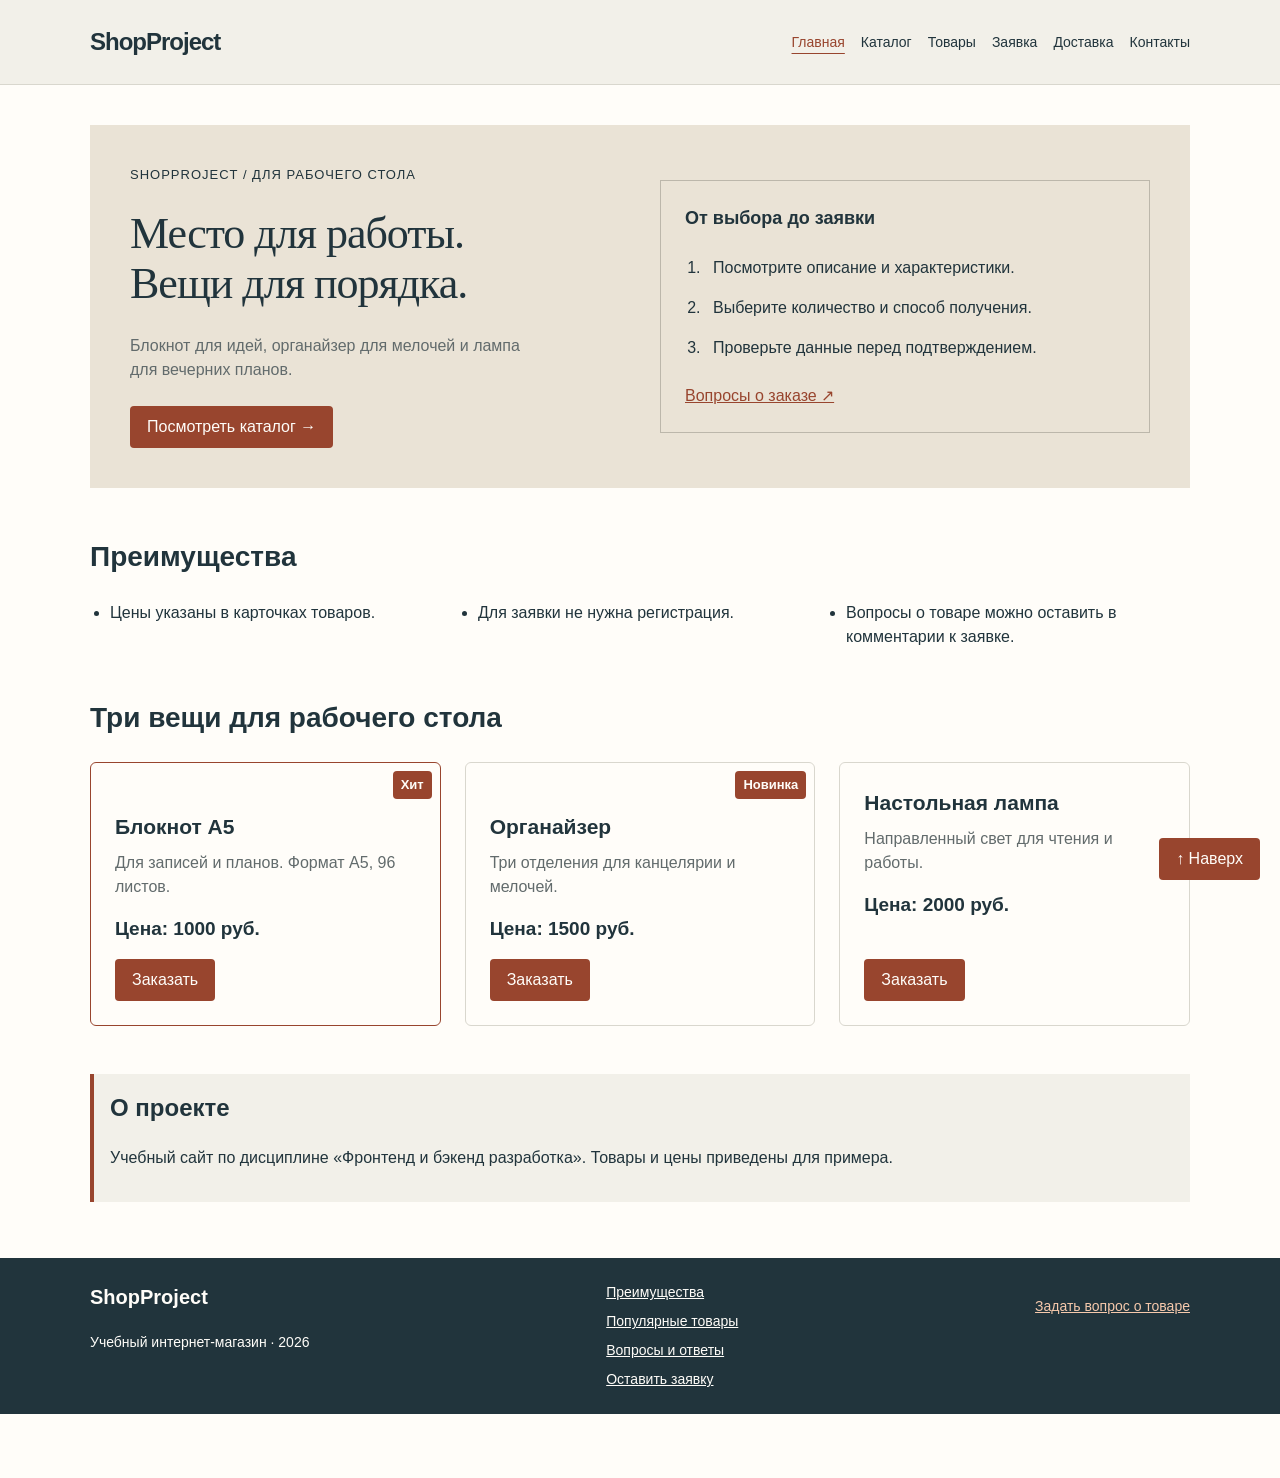
<file: index.html>
<!DOCTYPE html>
<html lang="ru">
<head>
  <meta charset="UTF-8">
  <meta name="viewport" content="width=device-width, initial-scale=1.0">
  <meta name="description" content="Главная страница учебного магазина: популярные товары, преимущества и форма заявки.">
  <title>Главная — Учебный интернет-магазин</title>
  <link rel="stylesheet" href="css/style.css">
  <script src="js/main.js" defer></script>
</head>
<body class="page page--back-to-top" id="top">
  <header class="site-header">
    <div class="site-header__inner">
      <a class="site-header__logo" href="index.html">ShopProject</a>
      <nav class="site-nav" aria-label="Основная навигация">
        <ul class="site-nav__list">
          <li class="site-nav__item"><a class="site-nav__link site-nav__link--active" href="index.html" aria-current="page">Главная</a></li>
          <li class="site-nav__item"><a class="site-nav__link" href="catalog.html">Каталог</a></li>
          <li class="site-nav__item"><a class="site-nav__link" href="product.html">Товары</a></li>
          <li class="site-nav__item"><a class="site-nav__link" href="order.html">Заявка</a></li>
          <li class="site-nav__item"><a class="site-nav__link" href="delivery.html">Доставка</a></li>
          <li class="site-nav__item"><a class="site-nav__link" href="contacts.html">Контакты</a></li>
        </ul>
      </nav>
    </div>
  </header>
  <main class="page__main">
    <section class="hero">
      <div class="hero__content">
        <p class="hero__eyebrow">ShopProject / Для рабочего стола</p>
        <h1 class="hero__title">Место для работы.<br>Вещи для порядка.</h1>
        <p class="hero__description">Блокнот для идей, органайзер для мелочей и лампа для вечерних планов.</p>
        <a class="button button--primary" href="catalog.html">Посмотреть каталог →</a>
      </div>
      <aside class="hero__guide">
        <h2 class="hero__guide-title">От выбора до заявки</h2>
        <ol class="hero__steps">
          <li class="hero__step">Посмотрите описание и характеристики.</li>
          <li class="hero__step">Выберите количество и способ получения.</li>
          <li class="hero__step">Проверьте данные перед подтверждением.</li>
        </ol>
        <a href="delivery.html#faq">Вопросы о заказе ↗</a>
      </aside>
    </section>

    <section class="section" id="advantages">
      <h2 class="section__title">Преимущества</h2>
      <ul class="advantages-list">
        <li>Цены указаны в карточках товаров.</li>
        <li>Для заявки не нужна регистрация.</li>
        <li>Вопросы о товаре можно оставить в комментарии к заявке.</li>
      </ul>
    </section>

    <section class="section" id="popular">
      <h2 class="section__title">Три вещи для рабочего стола</h2>
      <div class="products-grid">
        <article class="product-card product-card--badged product-card--featured" id="product-1">
          <span class="product-card__badge">Хит</span>
          <h3 class="product-card__title">Блокнот А5</h3>
          <p class="product-card__description">Для записей и планов. Формат А5, 96 листов.</p>
          <p class="product-card__price">Цена: 1000 руб.</p>
          <button class="button button--primary product-card__button" type="button" data-product="Блокнот А5">Заказать</button>
        </article>
        <article class="product-card product-card--badged" id="product-2">
          <span class="product-card__badge">Новинка</span>
          <h3 class="product-card__title">Органайзер</h3>
          <p class="product-card__description">Три отделения для канцелярии и мелочей.</p>
          <p class="product-card__price">Цена: 1500 руб.</p>
          <button class="button button--primary product-card__button" type="button" data-product="Органайзер">Заказать</button>
        </article>
        <article class="product-card" id="product-3">
          <h3 class="product-card__title">Настольная лампа</h3>
          <p class="product-card__description">Направленный свет для чтения и работы.</p>
          <p class="product-card__price">Цена: 2000 руб.</p>
          <button class="button button--primary product-card__button" type="button" data-product="Настольная лампа">Заказать</button>
        </article>
      </div>
      <p class="success-message" id="success-message" role="status" hidden>Форма успешно отправлена!</p>
    </section>

    <aside class="aside-info">
      <h2 class="aside-info__title">О проекте</h2>
      <p>Учебный сайт по дисциплине «Фронтенд и бэкенд разработка». Товары и цены приведены для примера.</p>
    </aside>
  </main>
  <footer class="site-footer" id="contacts">
    <div class="site-footer__inner">
      <div>
        <p class="site-footer__name">ShopProject</p>
        <p>Учебный интернет-магазин · 2026</p>
      </div>
      <nav class="footer-nav" aria-label="Разделы сайта">
        <a class="footer-nav__link" href="index.html#advantages">Преимущества</a>
        <a class="footer-nav__link" href="index.html#popular">Популярные товары</a>
        <a class="footer-nav__link" href="delivery.html#faq">Вопросы и ответы</a>
        <a class="footer-nav__link" href="order.html">Оставить заявку</a>
      </nav>
      <p><button class="text-button" type="button" data-product="Консультация">Задать вопрос о товаре</button></p>
    </div>
  </footer>

<dialog class="order-dialog" id="order-dialog" aria-labelledby="order-dialog-title">
  <h2 class="order-dialog__title" id="order-dialog-title">Оформление заявки</h2>
  <p class="order-dialog__product" id="product-caption"></p>
  <p class="order-dialog__note">Учебная форма. Данные не отправляются на сервер.</p>
  <form class="order-form" id="order-form" action="#" method="post" novalidate>
    <input id="selected-product" name="selected-product" type="hidden">

    <div class="order-form__field">
      <label class="order-form__label" for="order-name">Имя</label>
      <input class="order-form__input" id="order-name" name="name" type="text" minlength="2"
             placeholder="Введите ваше имя" autocomplete="given-name" required>
    </div>

    <div class="order-form__field">
      <label class="order-form__label" for="order-email">E-mail</label>
      <input class="order-form__input" id="order-email" name="email" type="email"
             placeholder="example@mail.ru" autocomplete="email" required>
    </div>

    <div class="order-form__field">
      <label class="order-form__label" for="order-phone">Телефон</label>
      <input class="order-form__input" id="order-phone" name="phone" type="tel" inputmode="tel"
             placeholder="+7 (900) 000-00-00" autocomplete="tel"
             pattern="^\+7 \(\d{3}\) \d{3}-\d{2}-\d{2}$"
             aria-describedby="phone-hint" required>
      <small class="order-form__hint" id="phone-hint">Формат: +7 (900) 000-00-00</small>
    </div>

    <div class="order-form__field">
      <label class="order-form__label" for="order-date">Дата связи</label>
      <input class="order-form__input" id="order-date" name="date" type="date">
    </div>

    <div class="order-form__field">
      <label class="order-form__label" for="order-topic">Тема заявки</label>
      <select class="order-form__input" id="order-topic" name="topic" required>
        <option value="">Выберите тему</option>
        <option value="product">Заказ товара</option>
        <option value="consultation">Консультация</option>
        <option value="delivery">Доставка</option>
      </select>
    </div>

    <div class="order-form__field">
      <label class="order-form__label" for="order-comment">Комментарий</label>
      <textarea class="order-form__input order-form__input--textarea" id="order-comment" name="comment" rows="3"
                placeholder="Укажите дополнительную информацию"></textarea>
    </div>

    <div class="order-form__field order-form__field--checkbox">
      <input class="order-form__input order-form__input--checkbox" id="order-agreement" name="agreement" type="checkbox" required>
      <label class="order-form__label order-form__label--checkbox" for="order-agreement">Я согласен на обработку данных</label>
    </div>

    <div class="order-form__actions">
      <button class="button button--secondary" type="button" id="close-order-dialog">Закрыть</button>
      <button class="button button--primary" type="submit">Отправить заявку</button>
    </div>
  </form>
</dialog>
<a href="#top" class="button button--primary back-to-top">↑ Наверх</a>
</body>
</html>
</file>
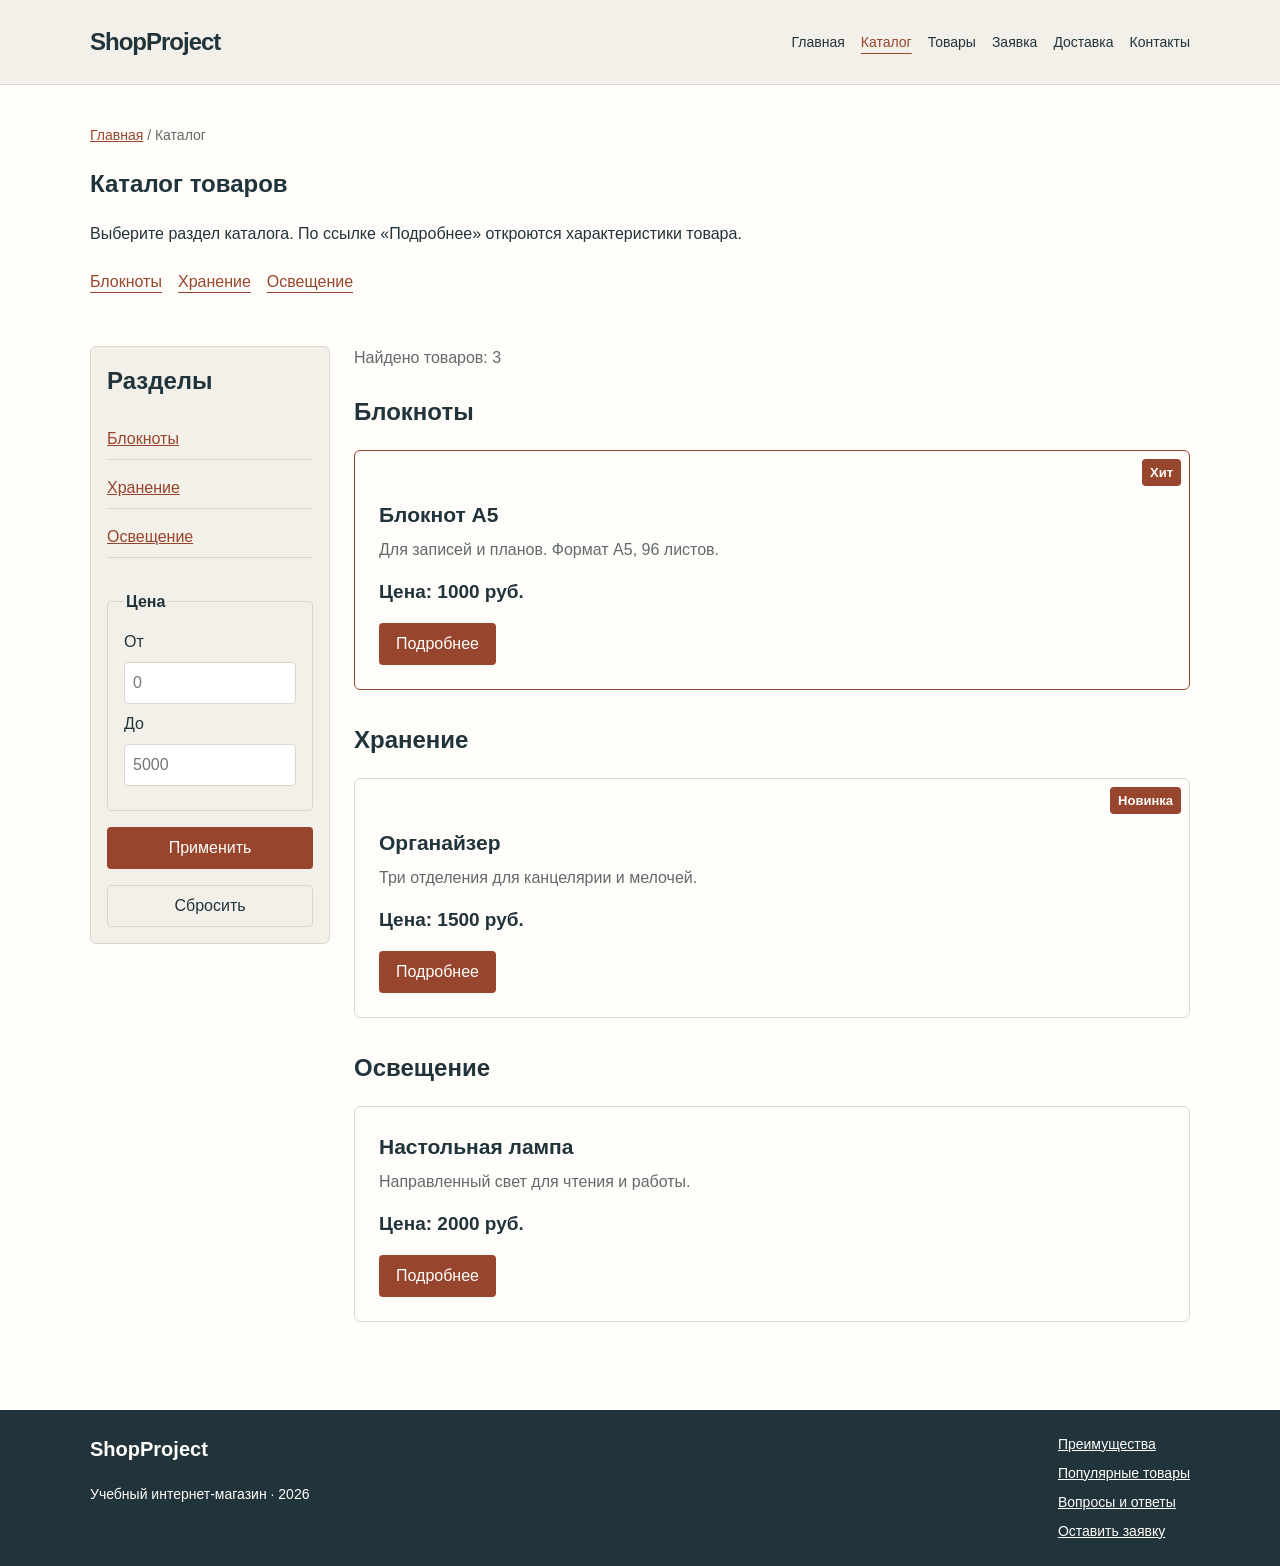
<file: catalog.html>
<!DOCTYPE html>
<html lang="ru">
<head>
  <meta charset="UTF-8">
  <meta name="viewport" content="width=device-width, initial-scale=1.0">
  <meta name="description" content="Каталог учебного магазина: товары, описания и цены.">
  <title>Каталог — Учебный интернет-магазин</title>
  <link rel="stylesheet" href="css/style.css">
  <script src="js/catalog.js" defer></script>
</head>
<body class="page">
  <header class="site-header">
    <div class="site-header__inner">
      <a class="site-header__logo" href="index.html">ShopProject</a>
      <nav class="site-nav" aria-label="Основная навигация">
        <ul class="site-nav__list">
          <li class="site-nav__item"><a class="site-nav__link" href="index.html">Главная</a></li>
          <li class="site-nav__item"><a class="site-nav__link site-nav__link--active" href="catalog.html" aria-current="page">Каталог</a></li>
          <li class="site-nav__item"><a class="site-nav__link" href="product.html">Товары</a></li>
          <li class="site-nav__item"><a class="site-nav__link" href="order.html">Заявка</a></li>
          <li class="site-nav__item"><a class="site-nav__link" href="delivery.html">Доставка</a></li>
          <li class="site-nav__item"><a class="site-nav__link" href="contacts.html">Контакты</a></li>
        </ul>
      </nav>
    </div>
  </header>
  <main class="page__main">
    <nav class="breadcrumbs" aria-label="Хлебные крошки">
      <a class="breadcrumbs__link" href="index.html">Главная</a>
      <span class="breadcrumbs__current" aria-current="page">Каталог</span>
    </nav>
    <section class="section">
      <h1>Каталог товаров</h1>
      <p>Выберите раздел каталога. По ссылке «Подробнее» откроются характеристики товара.</p>

      <nav class="category-nav" aria-label="Разделы каталога">
        <a class="category-nav__link" href="#notebook">Блокноты</a>
        <a class="category-nav__link" href="#organizer">Хранение</a>
        <a class="category-nav__link" href="#lamp">Освещение</a>
      </nav>
    </section>
    <div class="catalog-layout">
      <aside class="catalog-filters">
        <h2 class="catalog-filters__title">Разделы</h2>
        <nav class="catalog-nav" aria-label="Категории товаров">
          <a class="catalog-nav__link" href="#notebook">Блокноты</a>
          <a class="catalog-nav__link" href="#organizer">Хранение</a>
          <a class="catalog-nav__link" href="#lamp">Освещение</a>
        </nav>
        <form class="filters-form" action="catalog.html" method="get">
          <fieldset class="filters-form__group">
            <legend class="filters-form__legend">Цена</legend>
            <label class="filters-form__label" for="price-from">От</label>
            <input class="filters-form__input" id="price-from" name="price-from" type="number" min="0" placeholder="0">
            <label class="filters-form__label" for="price-to">До</label>
            <input class="filters-form__input" id="price-to" name="price-to" type="number" min="0" placeholder="5000">
          </fieldset>
          <button class="button button--primary" type="submit">Применить</button>
          <button class="button button--secondary" type="reset">Сбросить</button>
        </form>
      </aside>
      <div class="catalog-products">
        <p class="catalog-products__result" id="catalog-result" role="status">Найдено товаров: 3</p>
        <section class="catalog-section" id="notebook" data-price="1000">
          <h2 class="catalog-section__title">Блокноты</h2>
          <div class="products-grid">
            <article class="product-card product-card--badged product-card--featured">
              <span class="product-card__badge">Хит</span>
              <h3 class="product-card__title">Блокнот А5</h3>
              <p class="product-card__description">Для записей и планов. Формат А5, 96 листов.</p>
              <p class="product-card__price">Цена: 1000 руб.</p>
              <a class="button button--primary product-card__button" href="product.html#notebook">Подробнее</a>
            </article>
          </div>
        </section>
        <section class="catalog-section" id="organizer" data-price="1500">
          <h2 class="catalog-section__title">Хранение</h2>
          <div class="products-grid">
            <article class="product-card product-card--badged">
              <span class="product-card__badge">Новинка</span>
              <h3 class="product-card__title">Органайзер</h3>
              <p class="product-card__description">Три отделения для канцелярии и мелочей.</p>
              <p class="product-card__price">Цена: 1500 руб.</p>
              <a class="button button--primary product-card__button" href="product.html#organizer">Подробнее</a>
            </article>
          </div>
        </section>
        <section class="catalog-section" id="lamp" data-price="2000">
          <h2 class="catalog-section__title">Освещение</h2>
          <div class="products-grid">
            <article class="product-card">
              <h3 class="product-card__title">Настольная лампа</h3>
              <p class="product-card__description">Направленный свет для чтения и работы.</p>
              <p class="product-card__price">Цена: 2000 руб.</p>
              <a class="button button--primary product-card__button" href="product.html#lamp">Подробнее</a>
            </article>
          </div>
        </section>
        <p class="catalog-products__empty" id="catalog-empty" hidden>По этой цене товаров нет. Измените диапазон или сбросьте фильтр.</p>
      </div>
    </div>
  </main>
  <footer class="site-footer">
    <div class="site-footer__inner">
      <div>
        <p class="site-footer__name">ShopProject</p>
        <p>Учебный интернет-магазин · 2026</p>
      </div>
      <nav class="footer-nav" aria-label="Разделы сайта">
        <a class="footer-nav__link" href="index.html#advantages">Преимущества</a>
        <a class="footer-nav__link" href="index.html#popular">Популярные товары</a>
        <a class="footer-nav__link" href="delivery.html#faq">Вопросы и ответы</a>
        <a class="footer-nav__link" href="order.html">Оставить заявку</a>
      </nav>
    </div>
  </footer>
</body>
</html>
</file>
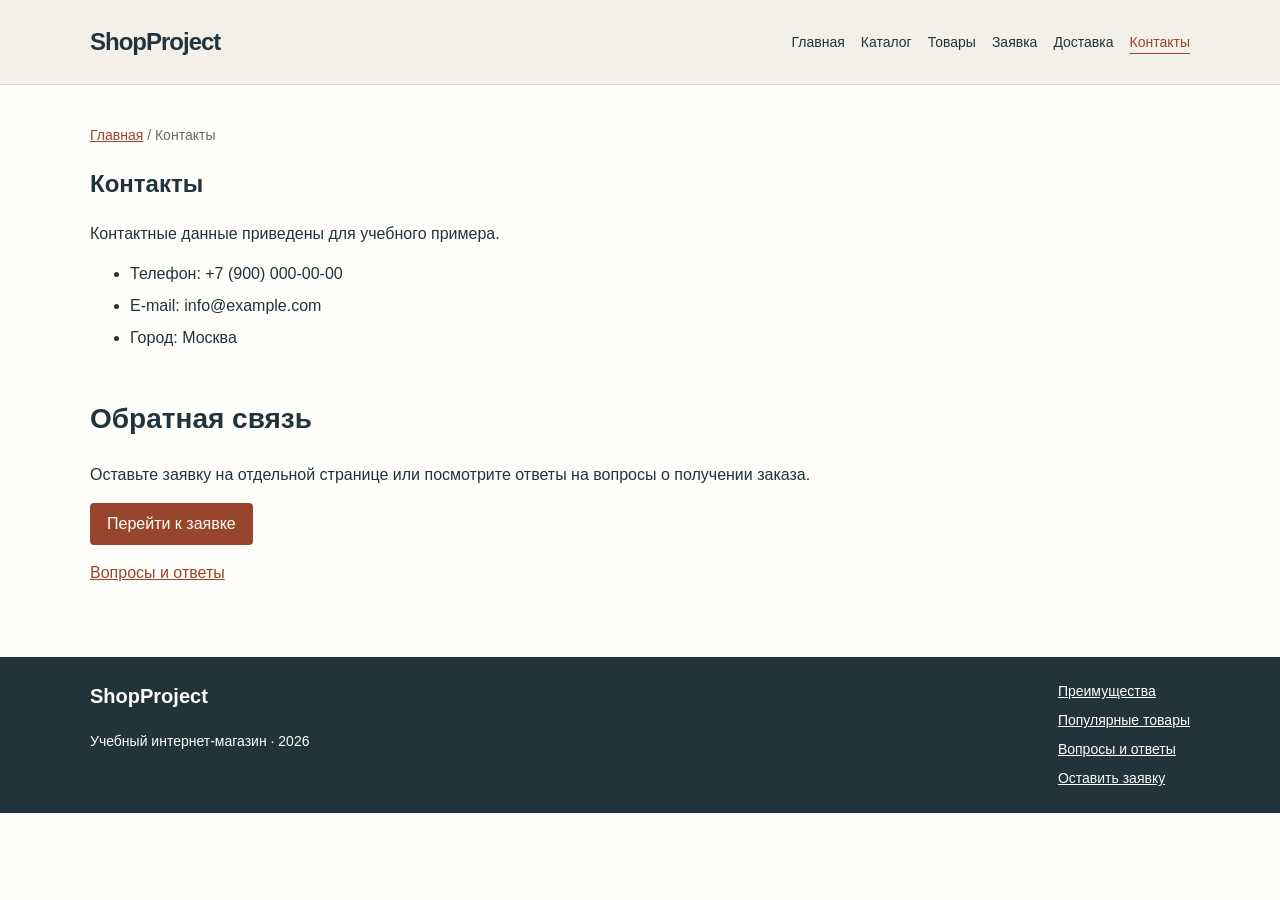
<file: contacts.html>
<!DOCTYPE html>
<html lang="ru">
<head>
  <meta charset="UTF-8">
  <meta name="viewport" content="width=device-width, initial-scale=1.0">
  <meta name="description" content="Контакты учебного магазина и переход к форме обратной связи.">
  <title>Контакты — Учебный интернет-магазин</title>
  <link rel="stylesheet" href="css/style.css">
</head>
<body class="page">
  <header class="site-header">
    <div class="site-header__inner">
      <a class="site-header__logo" href="index.html">ShopProject</a>
      <nav class="site-nav" aria-label="Основная навигация">
        <ul class="site-nav__list">
          <li class="site-nav__item"><a class="site-nav__link" href="index.html">Главная</a></li>
          <li class="site-nav__item"><a class="site-nav__link" href="catalog.html">Каталог</a></li>
          <li class="site-nav__item"><a class="site-nav__link" href="product.html">Товары</a></li>
          <li class="site-nav__item"><a class="site-nav__link" href="order.html">Заявка</a></li>
          <li class="site-nav__item"><a class="site-nav__link" href="delivery.html">Доставка</a></li>
          <li class="site-nav__item"><a class="site-nav__link site-nav__link--active" href="contacts.html" aria-current="page">Контакты</a></li>
        </ul>
      </nav>
    </div>
  </header>
  <main class="page__main">
    <nav class="breadcrumbs" aria-label="Хлебные крошки">
      <a class="breadcrumbs__link" href="index.html">Главная</a>
      <span class="breadcrumbs__current" aria-current="page">Контакты</span>
    </nav>
    <section class="section">
      <h1>Контакты</h1>
      <p>Контактные данные приведены для учебного примера.</p>
      <ul class="contact-list">
        <li class="contact-list__item">Телефон: +7 (900) 000-00-00</li>
        <li class="contact-list__item">E-mail: info@example.com</li>
        <li class="contact-list__item">Город: Москва</li>
      </ul>
    </section>
    <section class="section" id="feedback">
      <h2 class="section__title">Обратная связь</h2>
      <p>Оставьте заявку на отдельной странице или посмотрите ответы на вопросы о получении заказа.</p>
      <a class="button button--primary" href="order.html">Перейти к заявке</a>
      <p><a href="delivery.html#faq">Вопросы и ответы</a></p>
    </section>
  </main>
  <footer class="site-footer">
    <div class="site-footer__inner">
      <div>
        <p class="site-footer__name">ShopProject</p>
        <p>Учебный интернет-магазин · 2026</p>
      </div>
      <nav class="footer-nav" aria-label="Разделы сайта">
        <a class="footer-nav__link" href="index.html#advantages">Преимущества</a>
        <a class="footer-nav__link" href="index.html#popular">Популярные товары</a>
        <a class="footer-nav__link" href="delivery.html#faq">Вопросы и ответы</a>
        <a class="footer-nav__link" href="order.html">Оставить заявку</a>
      </nav>
    </div>
  </footer>
</body>
</html>
</file>
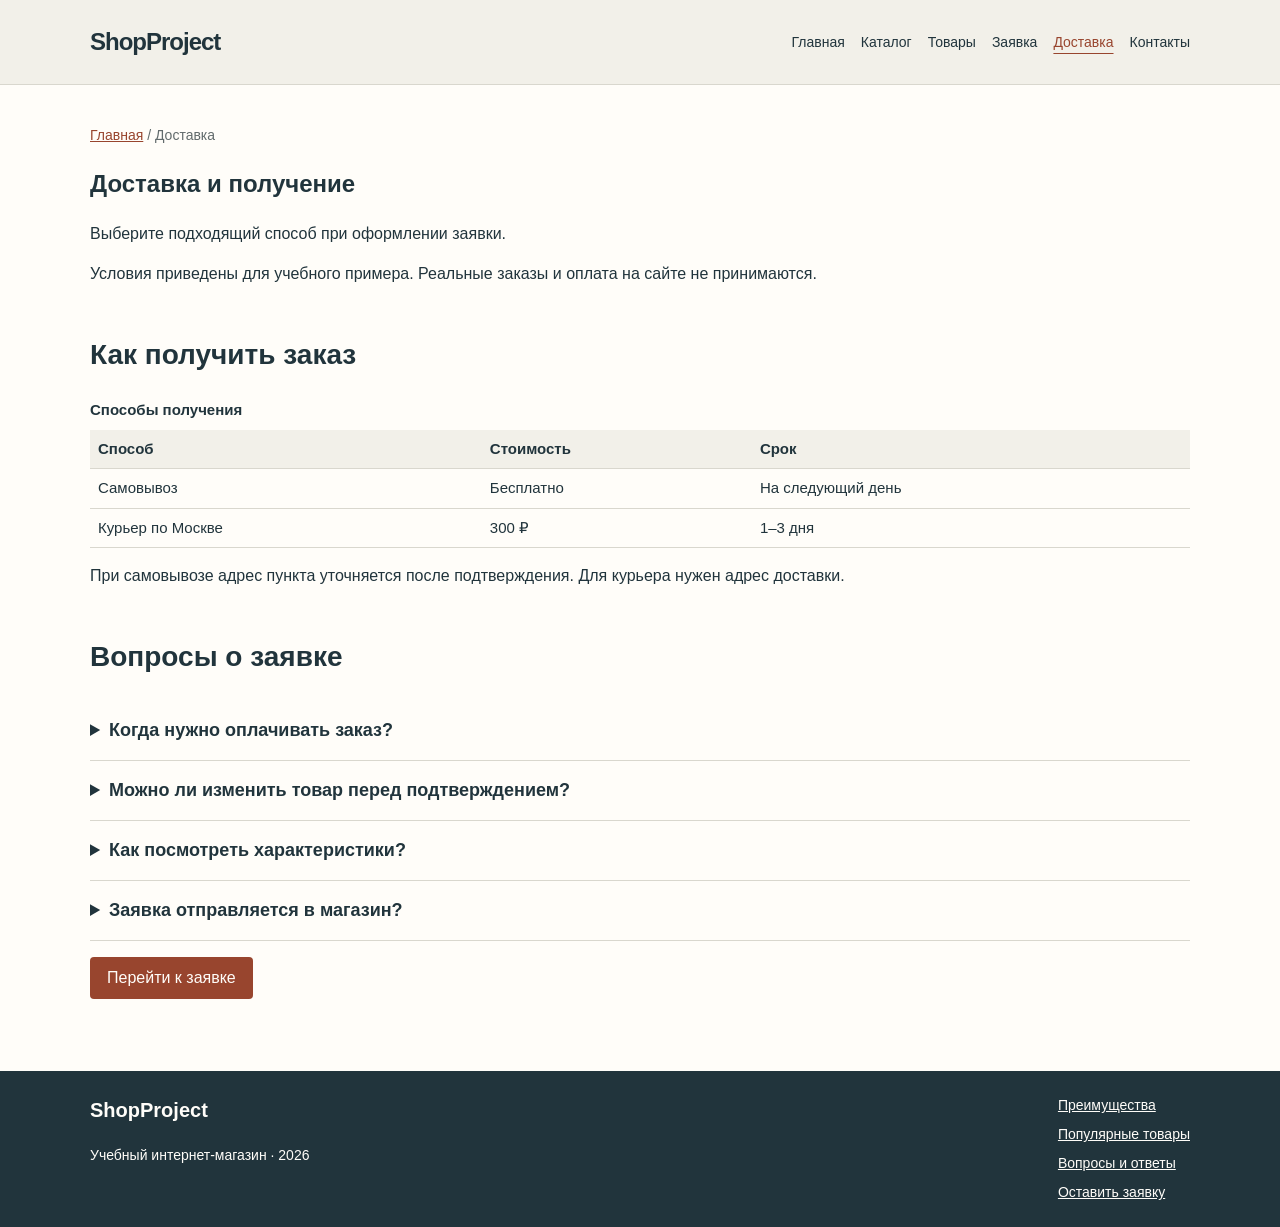
<file: delivery.html>
<!DOCTYPE html>
<html lang="ru">
<head>
  <meta charset="UTF-8">
  <meta name="viewport" content="width=device-width, initial-scale=1.0">
  <meta name="description" content="Способы получения товаров и ответы на вопросы об учебном заказе.">
  <title>Доставка — ShopProject</title>
  <link rel="stylesheet" href="css/style.css">
</head>
<body class="page">
  <header class="site-header">
    <div class="site-header__inner">
      <a class="site-header__logo" href="index.html">ShopProject</a>
      <nav class="site-nav" aria-label="Основная навигация">
        <ul class="site-nav__list">
          <li class="site-nav__item"><a class="site-nav__link" href="index.html">Главная</a></li>
          <li class="site-nav__item"><a class="site-nav__link" href="catalog.html">Каталог</a></li>
          <li class="site-nav__item"><a class="site-nav__link" href="product.html">Товары</a></li>
          <li class="site-nav__item"><a class="site-nav__link" href="order.html">Заявка</a></li>
          <li class="site-nav__item"><a class="site-nav__link site-nav__link--active" href="delivery.html" aria-current="page">Доставка</a></li>
          <li class="site-nav__item"><a class="site-nav__link" href="contacts.html">Контакты</a></li>
        </ul>
      </nav>
    </div>
  </header>
  <main class="page__main">
    <nav class="breadcrumbs" aria-label="Хлебные крошки">
      <a class="breadcrumbs__link" href="index.html">Главная</a>
      <span class="breadcrumbs__current" aria-current="page">Доставка</span>
    </nav>
    <section class="section">
      <h1>Доставка и получение</h1>
      <p>Выберите подходящий способ при оформлении заявки.</p>
      <p>Условия приведены для учебного примера. Реальные заказы и оплата на сайте не принимаются.</p>
    </section>
    <section class="section" id="methods">
      <h2 class="section__title">Как получить заказ</h2>
      <table class="product-table">
        <caption class="product-table__caption">Способы получения</caption>
        <thead><tr><th scope="col">Способ</th><th scope="col">Стоимость</th><th scope="col">Срок</th></tr></thead>
        <tbody>
          <tr><th scope="row">Самовывоз</th><td>Бесплатно</td><td>На следующий день</td></tr>
          <tr><th scope="row">Курьер по Москве</th><td>300 ₽</td><td>1–3 дня</td></tr>
        </tbody>
      </table>
      <p>При самовывозе адрес пункта уточняется после подтверждения. Для курьера нужен адрес доставки.</p>
    </section>
    <section class="section" id="faq">
      <h2 class="section__title">Вопросы о заявке</h2>
      <details class="faq-item">
        <summary class="faq-item__question">Когда нужно оплачивать заказ?</summary>
        <p class="faq-item__answer">На учебном сайте оплата не предусмотрена. В форме не нужно вводить данные банковской карты.</p>
      </details>
      <details class="faq-item">
        <summary class="faq-item__question">Можно ли изменить товар перед подтверждением?</summary>
        <p class="faq-item__answer">Да. На странице заявки можно выбрать другой товар, изменить количество и способ получения.</p>
      </details>
      <details class="faq-item">
        <summary class="faq-item__question">Как посмотреть характеристики?</summary>
        <p class="faq-item__answer">Откройте <a href="product.html">страницу товаров</a>: для каждого есть описание и таблица характеристик.</p>
      </details>
      <details class="faq-item">
        <summary class="faq-item__question">Заявка отправляется в магазин?</summary>
        <p class="faq-item__answer">Нет. Форма показывает проверку полей и подтверждение в браузере. Данные на сервер не отправляются.</p>
      </details>
      <p><a class="button button--primary" href="order.html">Перейти к заявке</a></p>
    </section>
  </main>
  <footer class="site-footer">
    <div class="site-footer__inner">
      <div>
        <p class="site-footer__name">ShopProject</p>
        <p>Учебный интернет-магазин · 2026</p>
      </div>
      <nav class="footer-nav" aria-label="Разделы сайта">
        <a class="footer-nav__link" href="index.html#advantages">Преимущества</a>
        <a class="footer-nav__link" href="index.html#popular">Популярные товары</a>
        <a class="footer-nav__link" href="delivery.html#faq">Вопросы и ответы</a>
        <a class="footer-nav__link" href="order.html">Оставить заявку</a>
      </nav>
    </div>
  </footer>
</body>
</html>
</file>
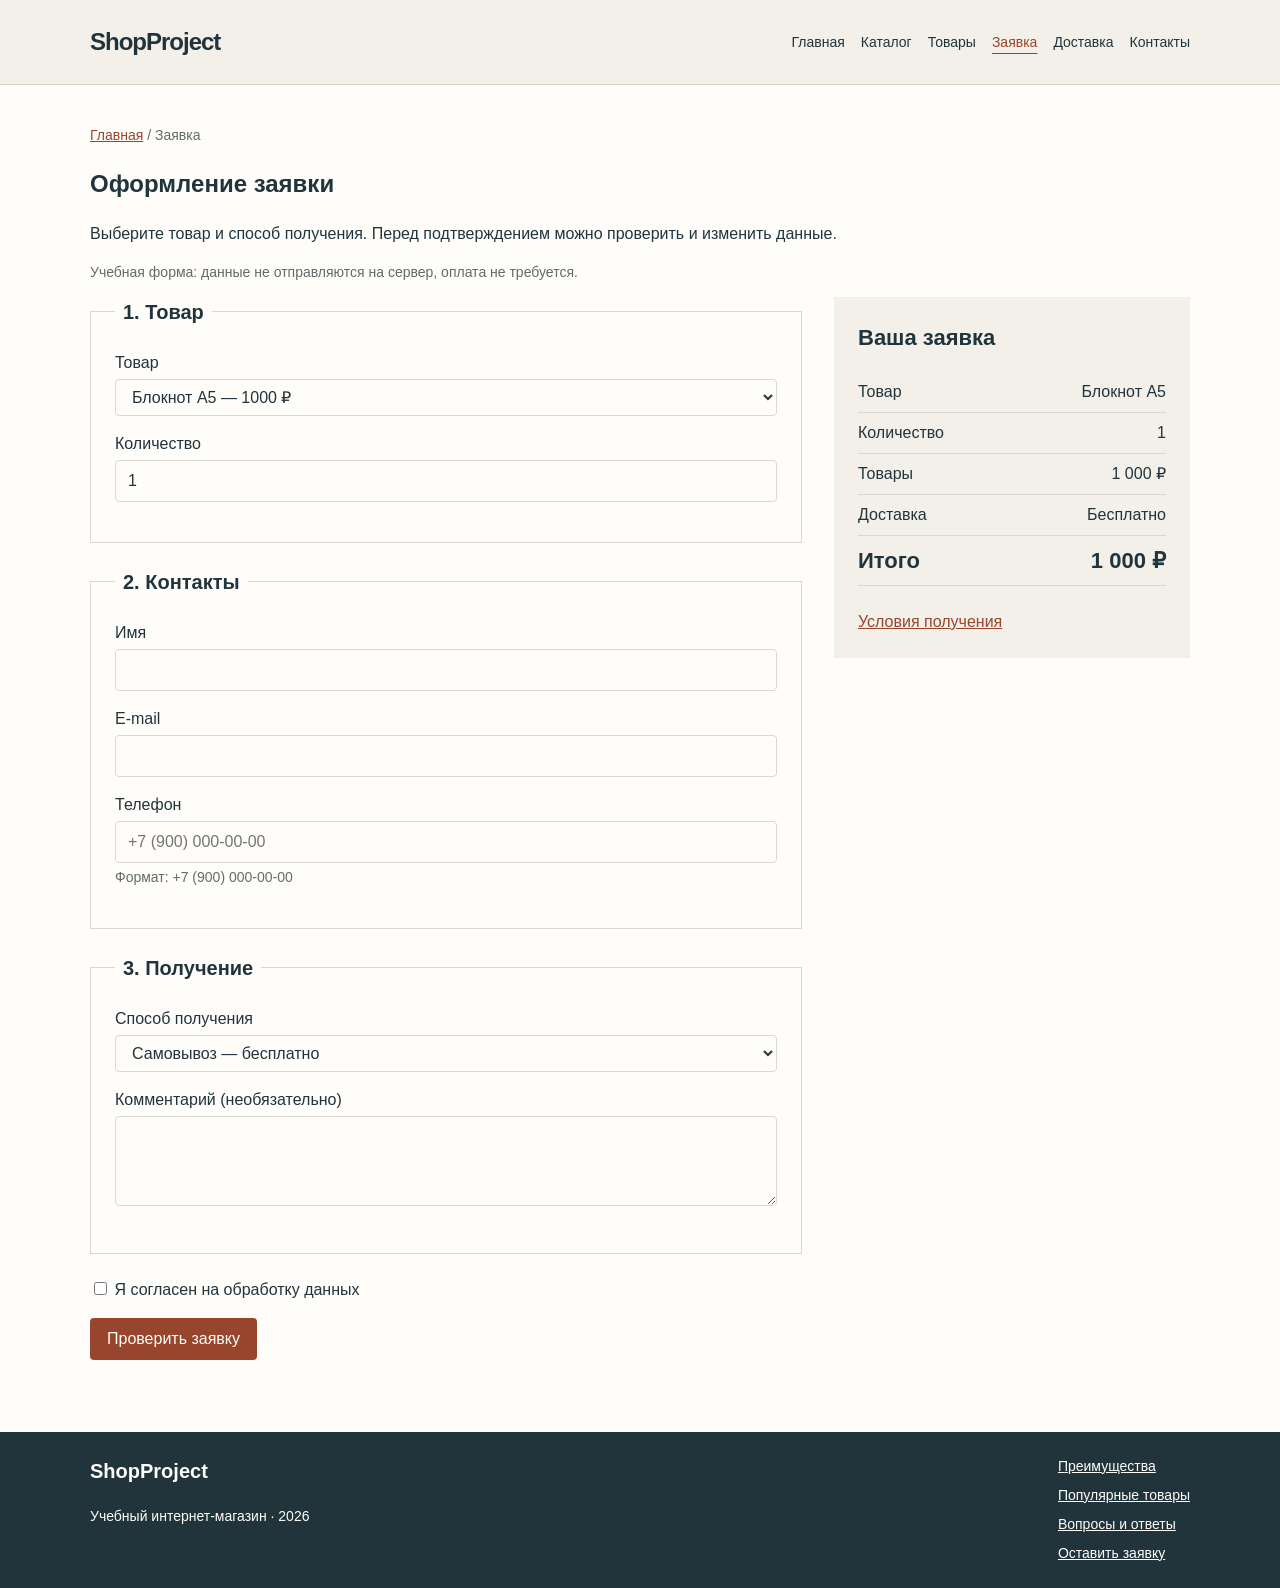
<file: order.html>
<!DOCTYPE html>
<html lang="ru">
<head>
  <meta charset="UTF-8">
  <meta name="viewport" content="width=device-width, initial-scale=1.0">
  <meta name="description" content="Выбор товара и оформление учебной заявки.">
  <title>Заявка — ShopProject</title>
  <link rel="stylesheet" href="css/style.css">
  <script src="js/order.js" defer></script>
</head>
<body class="page">
  <header class="site-header">
    <div class="site-header__inner">
      <a class="site-header__logo" href="index.html">ShopProject</a>
      <nav class="site-nav" aria-label="Основная навигация">
        <ul class="site-nav__list">
          <li class="site-nav__item"><a class="site-nav__link" href="index.html">Главная</a></li>
          <li class="site-nav__item"><a class="site-nav__link" href="catalog.html">Каталог</a></li>
          <li class="site-nav__item"><a class="site-nav__link" href="product.html">Товары</a></li>
          <li class="site-nav__item"><a class="site-nav__link site-nav__link--active" href="order.html" aria-current="page">Заявка</a></li>
          <li class="site-nav__item"><a class="site-nav__link" href="delivery.html">Доставка</a></li>
          <li class="site-nav__item"><a class="site-nav__link" href="contacts.html">Контакты</a></li>
        </ul>
      </nav>
    </div>
  </header>
  <main class="page__main">
    <nav class="breadcrumbs" aria-label="Хлебные крошки">
      <a class="breadcrumbs__link" href="index.html">Главная</a>
      <span class="breadcrumbs__current" aria-current="page">Заявка</span>
    </nav>
    <section class="section">
      <h1>Оформление заявки</h1>
      <p>Выберите товар и способ получения. Перед подтверждением можно проверить и изменить данные.</p>
      <p class="order-dialog__note">Учебная форма: данные не отправляются на сервер, оплата не требуется.</p>
      <div class="success-message" id="order-success" role="status" hidden>
        <h2 class="success-message__title">Форма успешно отправлена!</h2>
        <p>Учебная заявка обработана в браузере. Реальный заказ не создавался.</p>
        <a href="catalog.html">Вернуться в каталог</a>
      </div>
      <div class="checkout-layout">
        <form class="order-form" id="checkout-form" action="#" method="post" novalidate>
          <fieldset class="order-form__group">
            <legend class="order-form__legend">1. Товар</legend>
            <div class="order-form__field">
              <label class="order-form__label" for="checkout-product">Товар</label>
              <select class="order-form__input" id="checkout-product" name="product" required>
                <option value="notebook" data-price="1000" data-name="Блокнот А5">Блокнот А5 — 1000 ₽</option>
                <option value="organizer" data-price="1500" data-name="Органайзер">Органайзер — 1500 ₽</option>
                <option value="lamp" data-price="2000" data-name="Настольная лампа">Настольная лампа — 2000 ₽</option>
              </select>
            </div>
            <div class="order-form__field">
              <label class="order-form__label" for="checkout-quantity">Количество</label>
              <input class="order-form__input" id="checkout-quantity" name="quantity" type="number" min="1" max="10" step="1" value="1" required>
            </div>
          </fieldset>
          <fieldset class="order-form__group">
            <legend class="order-form__legend">2. Контакты</legend>
            <div class="order-form__field">
              <label class="order-form__label" for="checkout-name">Имя</label>
              <input class="order-form__input" id="checkout-name" name="name" type="text" minlength="2" autocomplete="given-name" required>
            </div>
            <div class="order-form__field">
              <label class="order-form__label" for="checkout-email">E-mail</label>
              <input class="order-form__input" id="checkout-email" name="email" type="email" autocomplete="email" required>
            </div>
            <div class="order-form__field">
              <label class="order-form__label" for="checkout-phone">Телефон</label>
              <input class="order-form__input" id="checkout-phone" name="phone" type="tel" autocomplete="tel" placeholder="+7 (900) 000-00-00" pattern="^\+7 \(\d{3}\) \d{3}-\d{2}-\d{2}$" aria-describedby="checkout-phone-hint" required>
              <small class="order-form__hint" id="checkout-phone-hint">Формат: +7 (900) 000-00-00</small>
            </div>
          </fieldset>
          <fieldset class="order-form__group">
            <legend class="order-form__legend">3. Получение</legend>
            <div class="order-form__field">
              <label class="order-form__label" for="checkout-delivery">Способ получения</label>
              <select class="order-form__input" id="checkout-delivery" name="delivery">
                <option value="pickup">Самовывоз — бесплатно</option>
                <option value="courier">Курьер по Москве — 300 ₽</option>
              </select>
            </div>
            <div class="order-form__field" id="address-field" hidden>
              <label class="order-form__label" for="checkout-address">Адрес доставки</label>
              <input class="order-form__input" id="checkout-address" name="address" type="text" minlength="5" autocomplete="street-address" disabled>
            </div>
            <div class="order-form__field">
              <label class="order-form__label" for="checkout-comment">Комментарий (необязательно)</label>
              <textarea class="order-form__input order-form__input--textarea" id="checkout-comment" name="comment" rows="3" maxlength="500"></textarea>
            </div>
          </fieldset>
          <div class="order-form__field order-form__field--checkbox">
            <input class="order-form__input order-form__input--checkbox" id="checkout-agreement" name="agreement" type="checkbox" required>
            <label class="order-form__label order-form__label--checkbox" for="checkout-agreement">Я согласен на обработку данных</label>
          </div>
          <button class="button button--primary" type="submit">Проверить заявку</button>
        </form>
        <aside class="order-summary">
          <h2 class="order-summary__title">Ваша заявка</h2>
          <dl class="order-summary__list">
            <div class="order-summary__row"><dt>Товар</dt><dd id="summary-product">Блокнот А5</dd></div>
            <div class="order-summary__row"><dt>Количество</dt><dd id="summary-quantity">1</dd></div>
            <div class="order-summary__row"><dt>Товары</dt><dd id="summary-subtotal">1 000 ₽</dd></div>
            <div class="order-summary__row"><dt>Доставка</dt><dd id="summary-delivery">Бесплатно</dd></div>
            <div class="order-summary__row order-summary__row--total"><dt>Итого</dt><dd id="summary-total">1 000 ₽</dd></div>
          </dl>
          <a href="delivery.html#methods">Условия получения</a>
        </aside>
      </div>
    </section>
    <dialog class="order-dialog" id="confirm-dialog" aria-labelledby="confirm-title">
      <h2 class="order-dialog__title" id="confirm-title">Проверьте заявку</h2>
      <p id="confirm-product"></p>
      <p id="confirm-contact"></p>
      <p id="confirm-delivery"></p>
      <p class="order-summary__total" id="confirm-total"></p>
      <p class="order-dialog__note">Подтверждение завершит учебную заявку только в браузере.</p>
      <div class="order-form__actions">
        <button class="button button--secondary" id="edit-order" type="button">Изменить</button>
        <button class="button button--primary" id="confirm-order" type="button">Подтвердить</button>
      </div>
    </dialog>
  </main>
  <footer class="site-footer">
    <div class="site-footer__inner">
      <div>
        <p class="site-footer__name">ShopProject</p>
        <p>Учебный интернет-магазин · 2026</p>
      </div>
      <nav class="footer-nav" aria-label="Разделы сайта">
        <a class="footer-nav__link" href="index.html#advantages">Преимущества</a>
        <a class="footer-nav__link" href="index.html#popular">Популярные товары</a>
        <a class="footer-nav__link" href="delivery.html#faq">Вопросы и ответы</a>
        <a class="footer-nav__link" href="order.html">Оставить заявку</a>
      </nav>
    </div>
  </footer>
</body>
</html>
</file>
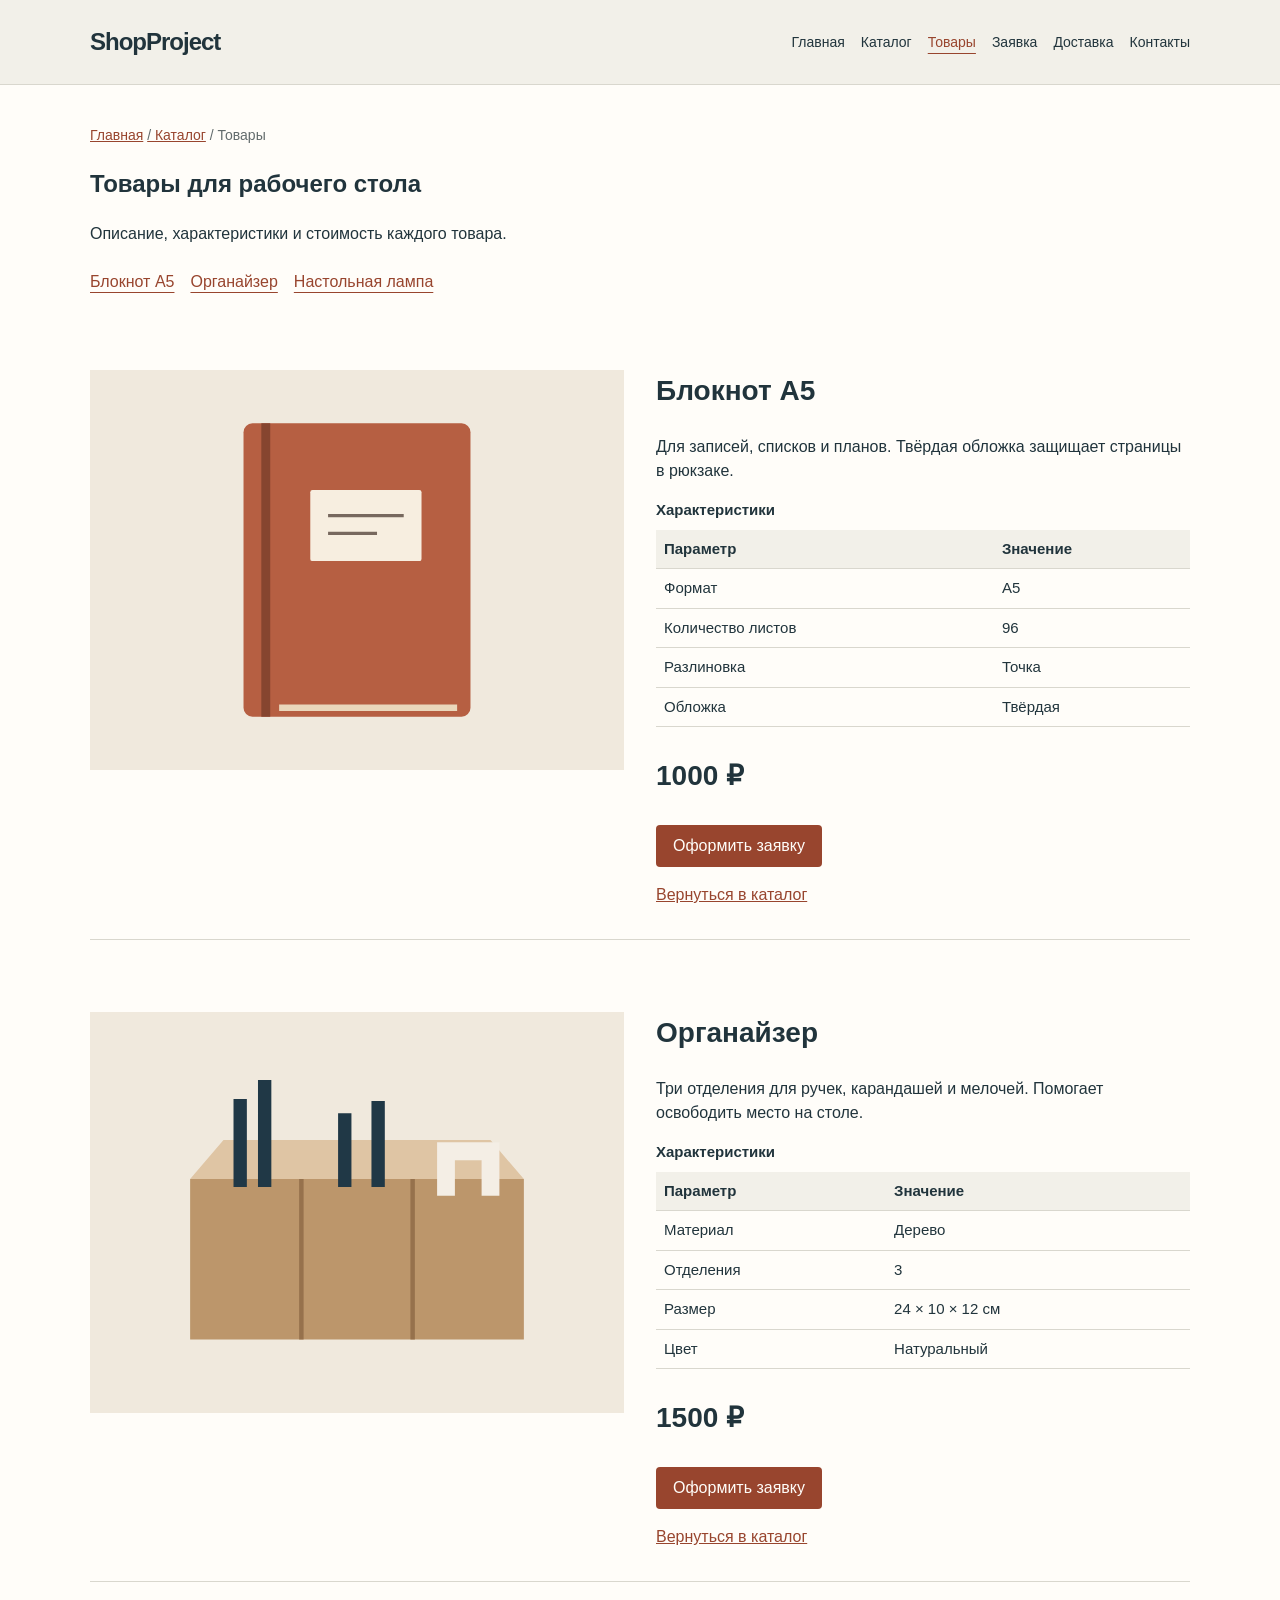
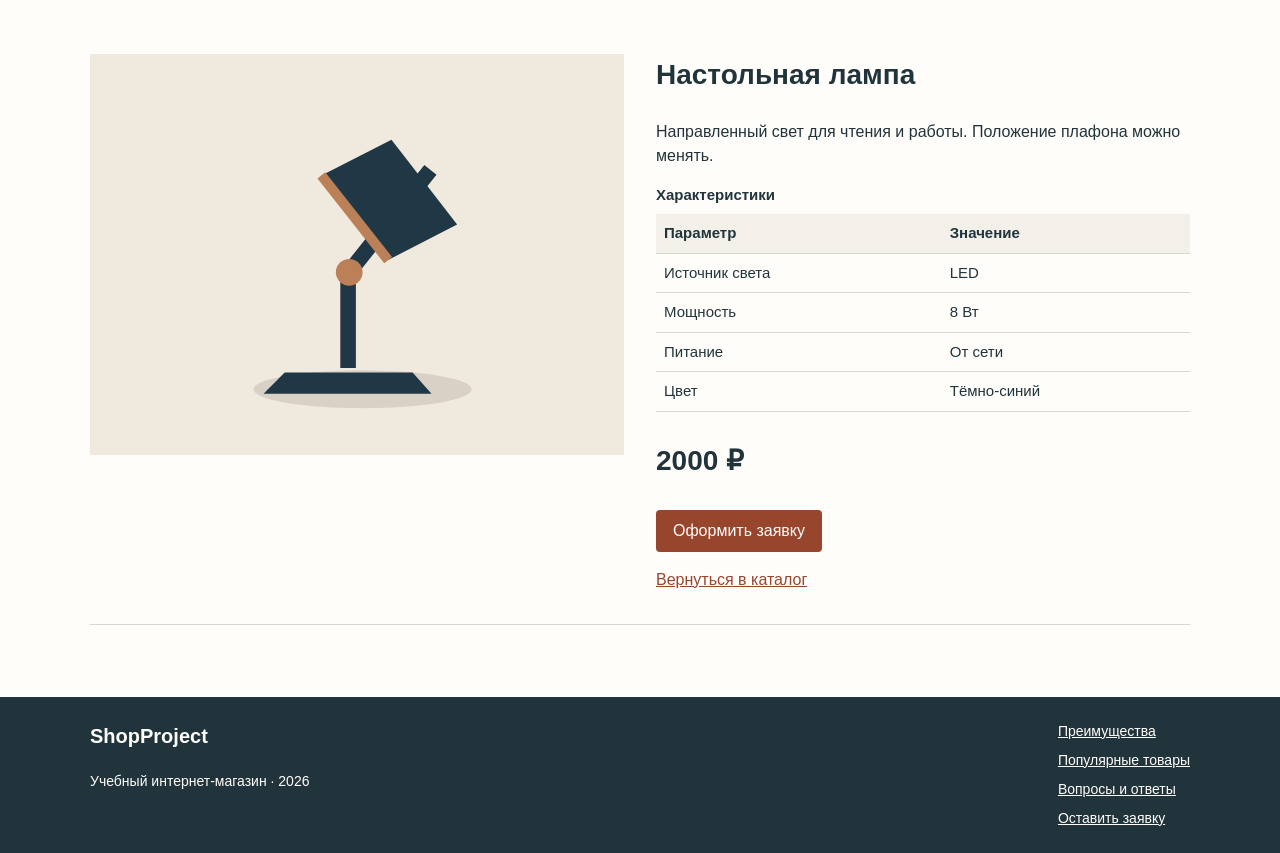
<file: product.html>
<!DOCTYPE html>
<html lang="ru">
<head>
  <meta charset="UTF-8">
  <meta name="viewport" content="width=device-width, initial-scale=1.0">
  <meta name="description" content="Блокнот, органайзер и настольная лампа: описание, цены и характеристики.">
  <title>Товары — ShopProject</title>
  <link rel="stylesheet" href="css/style.css">
</head>
<body class="page">
  <header class="site-header">
    <div class="site-header__inner">
      <a class="site-header__logo" href="index.html">ShopProject</a>
      <nav class="site-nav" aria-label="Основная навигация">
        <ul class="site-nav__list">
          <li class="site-nav__item"><a class="site-nav__link" href="index.html">Главная</a></li>
          <li class="site-nav__item"><a class="site-nav__link" href="catalog.html">Каталог</a></li>
          <li class="site-nav__item"><a class="site-nav__link site-nav__link--active" href="product.html" aria-current="page">Товары</a></li>
          <li class="site-nav__item"><a class="site-nav__link" href="order.html">Заявка</a></li>
          <li class="site-nav__item"><a class="site-nav__link" href="delivery.html">Доставка</a></li>
          <li class="site-nav__item"><a class="site-nav__link" href="contacts.html">Контакты</a></li>
        </ul>
      </nav>
    </div>
  </header>
  <main class="page__main">
    <nav class="breadcrumbs" aria-label="Хлебные крошки">
      <a class="breadcrumbs__link" href="index.html">Главная</a>
      <a class="breadcrumbs__link breadcrumbs__link--nested" href="catalog.html">Каталог</a>
      <span class="breadcrumbs__current" aria-current="page">Товары</span>
    </nav>
    <section class="section">
      <h1>Товары для рабочего стола</h1>
      <p>Описание, характеристики и стоимость каждого товара.</p>

      <nav class="category-nav" aria-label="Разделы товаров">
        <a class="category-nav__link" href="#notebook">Блокнот А5</a>
        <a class="category-nav__link" href="#organizer">Органайзер</a>
        <a class="category-nav__link" href="#lamp">Настольная лампа</a>
      </nav>
    </section>
    <article class="product-detail" id="notebook">
      <div class="product-detail__visual">
        <img class="product-detail__image" src="images/notebook.svg" alt="Блокнот А5" width="480" height="360">
      </div>
      <div class="product-detail__content">
        <h2 class="product-detail__title">Блокнот А5</h2>
        <p>Для записей, списков и планов. Твёрдая обложка защищает страницы в рюкзаке.</p>
        <table class="product-table">
          <caption class="product-table__caption">Характеристики</caption>
          <thead><tr><th scope="col">Параметр</th><th scope="col">Значение</th></tr></thead>
          <tbody>
              <tr><th scope="row">Формат</th><td>А5</td></tr>
              <tr><th scope="row">Количество листов</th><td>96</td></tr>
              <tr><th scope="row">Разлиновка</th><td>Точка</td></tr>
              <tr><th scope="row">Обложка</th><td>Твёрдая</td></tr>
          </tbody>
        </table>
        <p class="product-detail__price">1000 ₽</p>
        <a class="button button--primary" href="order.html?product=notebook">Оформить заявку</a>
        <a class="product-detail__link" href="catalog.html">Вернуться в каталог</a>
      </div>
    </article>
    <article class="product-detail" id="organizer">
      <div class="product-detail__visual">
        <img class="product-detail__image" src="images/organizer.svg" alt="Органайзер" width="480" height="360">
      </div>
      <div class="product-detail__content">
        <h2 class="product-detail__title">Органайзер</h2>
        <p>Три отделения для ручек, карандашей и мелочей. Помогает освободить место на столе.</p>
        <table class="product-table">
          <caption class="product-table__caption">Характеристики</caption>
          <thead><tr><th scope="col">Параметр</th><th scope="col">Значение</th></tr></thead>
          <tbody>
              <tr><th scope="row">Материал</th><td>Дерево</td></tr>
              <tr><th scope="row">Отделения</th><td>3</td></tr>
              <tr><th scope="row">Размер</th><td>24 × 10 × 12 см</td></tr>
              <tr><th scope="row">Цвет</th><td>Натуральный</td></tr>
          </tbody>
        </table>
        <p class="product-detail__price">1500 ₽</p>
        <a class="button button--primary" href="order.html?product=organizer">Оформить заявку</a>
        <a class="product-detail__link" href="catalog.html">Вернуться в каталог</a>
      </div>
    </article>
    <article class="product-detail" id="lamp">
      <div class="product-detail__visual">
        <img class="product-detail__image" src="images/lamp.svg" alt="Настольная лампа" width="480" height="360">
      </div>
      <div class="product-detail__content">
        <h2 class="product-detail__title">Настольная лампа</h2>
        <p>Направленный свет для чтения и работы. Положение плафона можно менять.</p>
        <table class="product-table">
          <caption class="product-table__caption">Характеристики</caption>
          <thead><tr><th scope="col">Параметр</th><th scope="col">Значение</th></tr></thead>
          <tbody>
              <tr><th scope="row">Источник света</th><td>LED</td></tr>
              <tr><th scope="row">Мощность</th><td>8 Вт</td></tr>
              <tr><th scope="row">Питание</th><td>От сети</td></tr>
              <tr><th scope="row">Цвет</th><td>Тёмно-синий</td></tr>
          </tbody>
        </table>
        <p class="product-detail__price">2000 ₽</p>
        <a class="button button--primary" href="order.html?product=lamp">Оформить заявку</a>
        <a class="product-detail__link" href="catalog.html">Вернуться в каталог</a>
      </div>
    </article>

  </main>
  <footer class="site-footer">
    <div class="site-footer__inner">
      <div>
        <p class="site-footer__name">ShopProject</p>
        <p>Учебный интернет-магазин · 2026</p>
      </div>
      <nav class="footer-nav" aria-label="Разделы сайта">
        <a class="footer-nav__link" href="index.html#advantages">Преимущества</a>
        <a class="footer-nav__link" href="index.html#popular">Популярные товары</a>
        <a class="footer-nav__link" href="delivery.html#faq">Вопросы и ответы</a>
        <a class="footer-nav__link" href="order.html">Оставить заявку</a>
      </nav>
    </div>
  </footer>
</body>
</html>
</file>
<file: css/style.css>
/* Переменные */
:root {
  --color-bg: #fffdf9;
  --color-text: #21343c;
  --color-muted: #626b6c;
  --color-primary: #98452e;
  --color-primary-dark: #73321f;
  --color-border: #d9d7ce;
  --color-surface: #f2f0e9;
  --color-accent: #eae3d6;
  --color-danger: #b00020;
  --color-success: #168a2f;
  --color-success-bg: #eefaf0;
  --space-xs: 4px;
  --space-sm: 8px;
  --space-md: 16px;
  --space-lg: 24px;
  --space-xl: 32px;
  --radius-sm: 4px;
  --radius-md: 6px;
  --radius-lg: 8px;
  --container-width: 1100px;
}

/* Базовые стили и элементы страницы */
* {
  box-sizing: border-box;
}

body {
  margin: 0;
  font-family: "Segoe UI", Arial, sans-serif;
  line-height: 1.5;
  color: var(--color-text);
  background-color: var(--color-bg);
}

.site-header, .page__main, .site-footer {
  padding: var(--space-lg);
}

.site-header, .site-footer {
  background-color: var(--color-surface);
}

.site-header__inner, .site-footer__inner {
  max-width: var(--container-width);
  margin: 0 auto;
}

.site-header__logo {
  color: var(--color-text);
  font-size: 24px;
  font-weight: 750;
  letter-spacing: -1px;
  text-decoration: none;
}

.site-nav__list {
  margin: var(--space-md) 0 0;
  padding: 0;
  list-style: none;
  display: flex;
  flex-wrap: wrap;
  justify-content: flex-start;
  align-items: center;
  gap: var(--space-md);
}

.site-nav__link {
  text-decoration: none;
}

.site-nav__link:hover {
  text-decoration: underline;
}

a {
  color: var(--color-primary);
}

.button {
  display: inline-block;
  padding: var(--space-sm) var(--space-md);
  border: 1px solid transparent;
  border-radius: var(--radius-sm);
  font: inherit;
  text-decoration: none;
  cursor: pointer;
}

.button--primary {
  color: var(--color-bg);
  background-color: var(--color-primary);
}

.button--primary:hover {
  color: var(--color-bg);
  background-color: var(--color-primary-dark);
}

/* Кнопка закреплена в окне при прокрутке страницы */
.back-to-top {
  position: fixed;
  right: 20px;
  bottom: 20px;
  z-index: 1000;
}

.page--back-to-top {
  padding-bottom: 64px;
}

.page--back-to-top:target {
  outline: none;
}

.hero {
  display: grid;
  grid-template-columns: repeat(auto-fit, minmax(280px, 1fr));
  gap: 40px;
  max-width: var(--container-width);
  margin: 0 auto 48px;
  padding: 40px;
  background-color: var(--color-accent);
}

.hero__title {
  margin: 0 0 var(--space-lg);
  font-family: Georgia, serif;
  font-size: 44px;
  font-weight: 400;
  line-height: 1.15;
  letter-spacing: -1px;
}

.hero__description {
  max-width: 46ch;
  margin-bottom: var(--space-lg);
  color: var(--color-muted);
}

.section {
  max-width: var(--container-width);
  margin: 0 auto 48px;
}

.section__title, .aside-info__title {
  margin-top: 0;
}

.product-card {
  position: relative;
  padding: var(--space-md);
  border: 1px solid var(--color-border);
  border-radius: var(--radius-md);
  background-color: var(--color-bg);
  display: flex;
  flex-direction: column;
  gap: var(--space-sm);
  margin-bottom: 0;
}

.product-card__price {
  font-weight: 700;
}

.product-card__badge {
  position: absolute;
  top: var(--space-sm);
  right: var(--space-sm);
  padding: var(--space-xs) var(--space-sm);
  border-radius: var(--radius-sm);
  color: var(--color-bg);
  background-color: var(--color-primary);
  font-size: 13px;
  font-weight: 600;
}

.product-card--featured {
  border-color: var(--color-primary);
}

.aside-info {
  max-width: var(--container-width);
  margin: 0 auto var(--space-xl);
  padding: var(--space-md);
  border-left: 4px solid var(--color-primary);
  background-color: var(--color-surface);
}

/* Форма и модальное окно */
.order-dialog {
  width: min(100% - 32px, 560px);
  max-height: calc(100vh - 32px);
  overflow-y: auto;
  padding: var(--space-lg);
  border: none;
  border-radius: var(--radius-lg);
  color: var(--color-text);
  background-color: var(--color-bg);
}

.order-dialog__title {
  margin-top: 0;
}

.order-dialog::backdrop {
  background-color: rgb(0 0 0 / 50%);
}

.order-dialog__note, .order-form__hint {
  color: var(--color-muted);
  font-size: 14px;
}

.order-form__field {
  margin-bottom: var(--space-md);
}

.order-form__label {
  display: block;
  margin-bottom: var(--space-xs);
}

.order-form__input {
  width: 100%;
  padding: var(--space-sm) 12px;
  border: 1px solid var(--color-border);
  border-radius: var(--radius-sm);
  font: inherit;
  color: var(--color-text);
  background-color: var(--color-bg);
}

.order-form__input--textarea {
  resize: vertical;
}

.order-form__input--checkbox {
  width: auto;
}

.order-form__label--checkbox {
  display: inline;
}

.order-form__hint {
  display: block;
  margin-top: var(--space-xs);
}

.order-form__actions {
  display: flex;
  flex-wrap: wrap;
  gap: 12px;
  margin-top: var(--space-lg);
}

.button--secondary {
  border-color: var(--color-border);
  color: var(--color-text);
  background-color: var(--color-surface);
}

.button--secondary:hover {
  color: var(--color-text);
  background-color: var(--color-accent);
}

.text-button {
  padding: 0;
  border: none;
  font: inherit;
  color: var(--color-primary);
  background: transparent;
  text-decoration: underline;
  cursor: pointer;
}

.success-message {
  padding: var(--space-md);
  border-left: 4px solid var(--color-success);
  background-color: var(--color-success-bg);
}

[aria-invalid="true"] {
  border-color: var(--color-danger);
  outline: 1px solid var(--color-danger);
}

input:focus-visible, select:focus-visible, textarea:focus-visible,
button:focus-visible, a:focus-visible {
  outline: 2px solid var(--color-primary);
  outline-offset: 3px;
}

/* Состояния элементов */
a:hover, .text-button:hover {
  color: var(--color-primary-dark);
}

.button--primary:hover {
  color: var(--color-bg);
}

.button--secondary:hover {
  color: var(--color-text);
}

.product-card:hover,
.order-form__input:hover {
  border-color: var(--color-primary);
}

.button:disabled {
  opacity: 0.6;
  cursor: not-allowed;
}

.order-form__input[aria-invalid="true"] {
  border-color: var(--color-danger);
}

/* Переходы между страницами и разделами */
html {
  scroll-behavior: smooth;
}

:target {
  outline: 2px dashed var(--color-primary);
  outline-offset: 4px;
}

.breadcrumbs {
  max-width: var(--container-width);
  margin: 0 auto var(--space-md);
  color: var(--color-muted);
  font-size: 14px;
}

.breadcrumbs__current::before {
  content: " / ";
}

.site-nav__link--active {
  color: var(--color-text);
  text-decoration: underline;
}

.contact-list__item {
  margin-bottom: var(--space-sm);
}

/* Раскладка меню, карточек и каталога */

.site-nav__item {
  margin-bottom: 0;
}

.products-grid {
  display: grid;
  grid-template-columns: repeat(auto-fit, minmax(180px, 1fr));
  gap: var(--space-lg);
}

.product-card__title, .product-card__description, .product-card__price {
  margin: 0;
}

.product-card__button {
  margin-top: auto;
  align-self: flex-start;
}

.catalog-layout {
  display: grid;
  grid-template-columns: 240px minmax(0, 1fr);
  grid-template-areas: "filters products";
  gap: var(--space-lg);
  max-width: var(--container-width);
  margin: 0 auto var(--space-xl);
  align-items: start;
}

.catalog-filters {
  position: sticky;
  top: var(--space-lg);
  max-height: calc(100vh - 2 * var(--space-lg));
  overflow-y: auto;
  grid-area: filters;
  padding: var(--space-md);
  border: 1px solid var(--color-border);
  border-radius: var(--radius-md);
  background-color: var(--color-surface);
}

.catalog-products {
  grid-area: products;
  min-width: 0;
}

.catalog-filters__title, .catalog-products__title {
  margin-top: 0;
}

.filters-form {
  display: grid;
  gap: var(--space-md);
}

.filters-form__group {
  margin: 0;
  padding: var(--space-md);
  border: 1px solid var(--color-border);
  border-radius: var(--radius-sm);
}

.filters-form__legend {
  font-weight: 700;
}

.filters-form__label {
  display: block;
  margin-bottom: var(--space-sm);
}

.filters-form__input {
  width: 100%;
  margin-bottom: var(--space-sm);
  padding: var(--space-sm);
  border: 1px solid var(--color-border);
  border-radius: var(--radius-sm);
  font: inherit;
}

/* Страница товара и условия получения */
.product-detail {
  display: grid;
  grid-template-columns: repeat(auto-fit, minmax(280px, 1fr));
  gap: var(--space-xl);
  max-width: var(--container-width);
  margin: 0 auto var(--space-xl);
  padding-bottom: var(--space-xl);
  border-bottom: 1px solid var(--color-border);
}

.product-detail__image {
  display: block;
  width: 100%;
  height: auto;
}

.product-detail__title { margin-top: 0; }
.product-detail__price { font-size: 28px; font-weight: 700; }
.product-detail__link { display: block; margin-top: var(--space-md); }

.product-table { width: 100%; border-collapse: collapse; }
.product-table__caption { text-align: left; font-weight: 700; margin-bottom: var(--space-sm); }
.product-table th, .product-table td {
  padding: var(--space-sm);
  border-bottom: 1px solid var(--color-border);
  text-align: left;
}
.product-table tbody th { font-weight: 400; }

.faq-item { padding: var(--space-md) 0; border-bottom: 1px solid var(--color-border); }
.faq-item__question { cursor: pointer; font-weight: 700; }
.faq-item__answer { max-width: 70ch; }

/* Оформление магазина */
.site-header { border-bottom: 1px solid var(--color-border); }
.site-header__inner {
  display: flex;
  flex-wrap: wrap;
  justify-content: space-between;
  align-items: center;
  gap: var(--space-md);
}
.site-nav__list { margin-top: 0; }
.site-nav__link { color: var(--color-text); font-size: 14px; }
.site-nav__link--active { color: var(--color-primary); text-underline-offset: 6px; }
.page__main { padding-top: 40px; }
.hero__eyebrow { margin: 0 0 var(--space-lg); font-size: 13px; letter-spacing: 1px; text-transform: uppercase; }
.hero__guide { padding: var(--space-lg); border: 1px solid #bcb7ab; align-self: center; }
.hero__guide-title { margin-top: 0; font-size: 18px; }
.hero__steps { padding-left: 20px; }
.hero__step { padding: var(--space-sm) 0 var(--space-sm) var(--space-sm); }
.section__title { font-size: 28px; font-weight: 600; }
.advantages-list {
  display: grid;
  grid-template-columns: repeat(auto-fit, minmax(220px, 1fr));
  gap: var(--space-lg);
  padding-left: 20px;
}
.product-card { padding: var(--space-lg); }
.product-card--badged { padding-top: calc(var(--space-xl) + var(--space-md)); }
.product-card__title { font-size: 21px; font-weight: 600; }
.product-card__description { color: var(--color-muted); }
.product-card__price { padding: var(--space-sm) 0; font-size: 19px; }
.site-footer { background-color: var(--color-text); color: var(--color-bg); }
.site-footer__inner { font-size: 14px; }
.site-footer .text-button { color: #f6c9ac; }
.product-detail { padding-top: var(--space-lg); margin-bottom: 48px; }
.product-detail__title { font-size: 28px; font-weight: 600; }
.product-detail__visual { align-self: start; }
.product-table { font-size: 15px; }
.product-table thead { background-color: var(--color-surface); }
.faq-item__question { font-size: 18px; font-weight: 600; }
.faq-item[open] { padding-bottom: var(--space-lg); }

/* Оформление заявки */
.checkout-layout {
  display: grid;
  grid-template-columns: minmax(0, 2fr) minmax(240px, 1fr);
  gap: var(--space-xl);
  align-items: start;
}
.order-form__group {
  margin: 0 0 var(--space-lg);
  padding: var(--space-lg);
  border: 1px solid var(--color-border);
}
.order-form__legend { padding: 0 var(--space-sm); font-size: 20px; font-weight: 600; }
.order-summary { padding: var(--space-lg); background-color: var(--color-surface); }
.order-summary__title { margin-top: 0; font-size: 22px; }
.order-summary__list { margin: 0 0 var(--space-lg); }
.order-summary__row {
  display: flex;
  flex-wrap: wrap;
  justify-content: space-between;
  gap: var(--space-sm);
  padding: var(--space-sm) 0;
  border-bottom: 1px solid var(--color-border);
}
.order-summary__row dd { margin: 0; }
.order-summary__row--total, .order-summary__total { font-size: 22px; font-weight: 700; }
.success-message__title { margin-top: 0; font-size: 22px; }
.success-message { margin-bottom: var(--space-xl); }

/* Навигация по каталогу и разделам */
.category-nav { display: flex; flex-wrap: wrap; gap: var(--space-md); margin-top: var(--space-lg); }
.category-nav__link { padding-bottom: var(--space-xs); text-underline-offset: 5px; }
.catalog-nav { display: grid; gap: var(--space-sm); margin-bottom: var(--space-xl); }
.catalog-nav__link { padding: var(--space-sm) 0; border-bottom: 1px solid var(--color-border); }
.catalog-section { margin-bottom: var(--space-xl); scroll-margin-top: var(--space-lg); }
.catalog-section__title { margin-top: 0; font-size: 24px; font-weight: 600; }
.catalog-products__result { margin: 0 0 var(--space-lg); color: var(--color-muted); }
.catalog-products__empty { padding: var(--space-xl); background-color: var(--color-surface); }
.breadcrumbs__link--nested::before { content: " / "; color: var(--color-muted); }
.site-footer__inner { display: flex; flex-wrap: wrap; align-items: start; justify-content: space-between; gap: var(--space-lg); }
.site-footer__name { margin-top: 0; font-size: 20px; font-weight: 700; }
.footer-nav { display: grid; gap: var(--space-sm); }
.footer-nav__link { color: var(--color-bg); }
.footer-nav__link:hover { color: #f6c9ac; }
</file>
